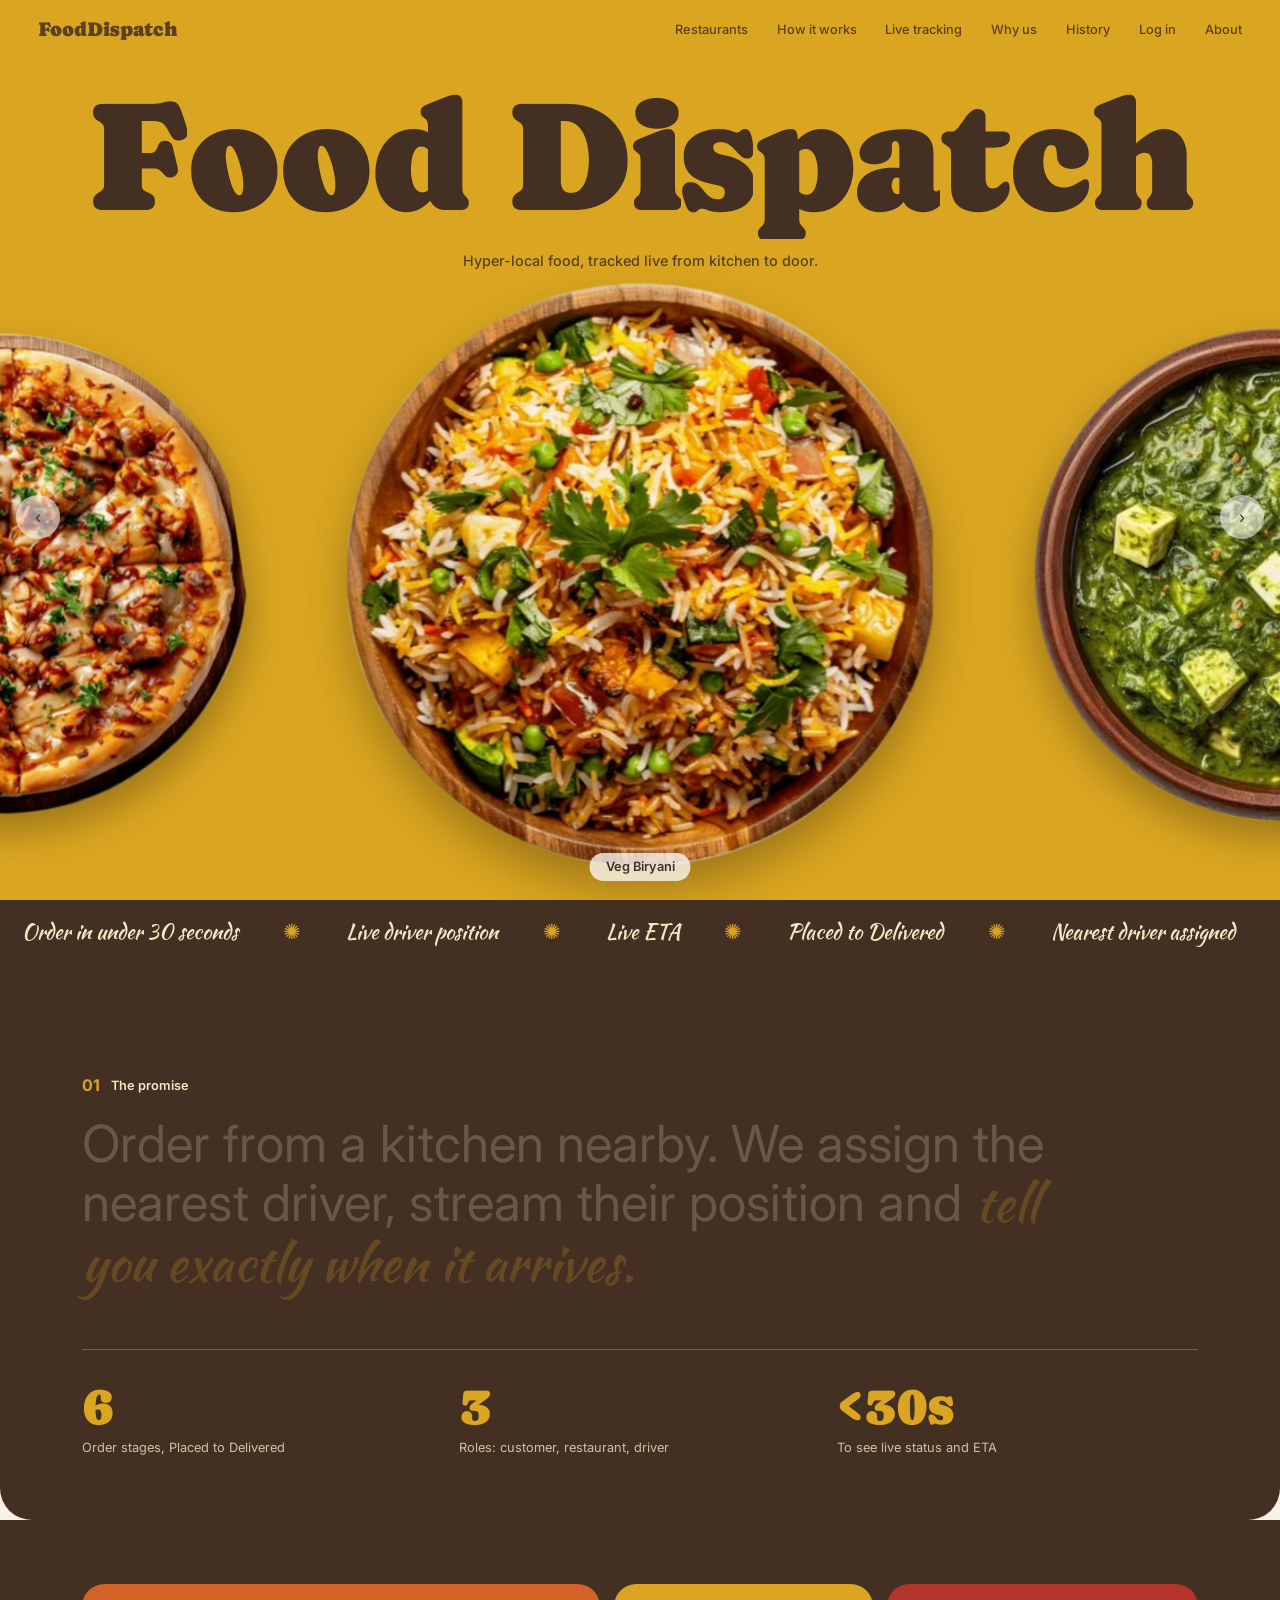
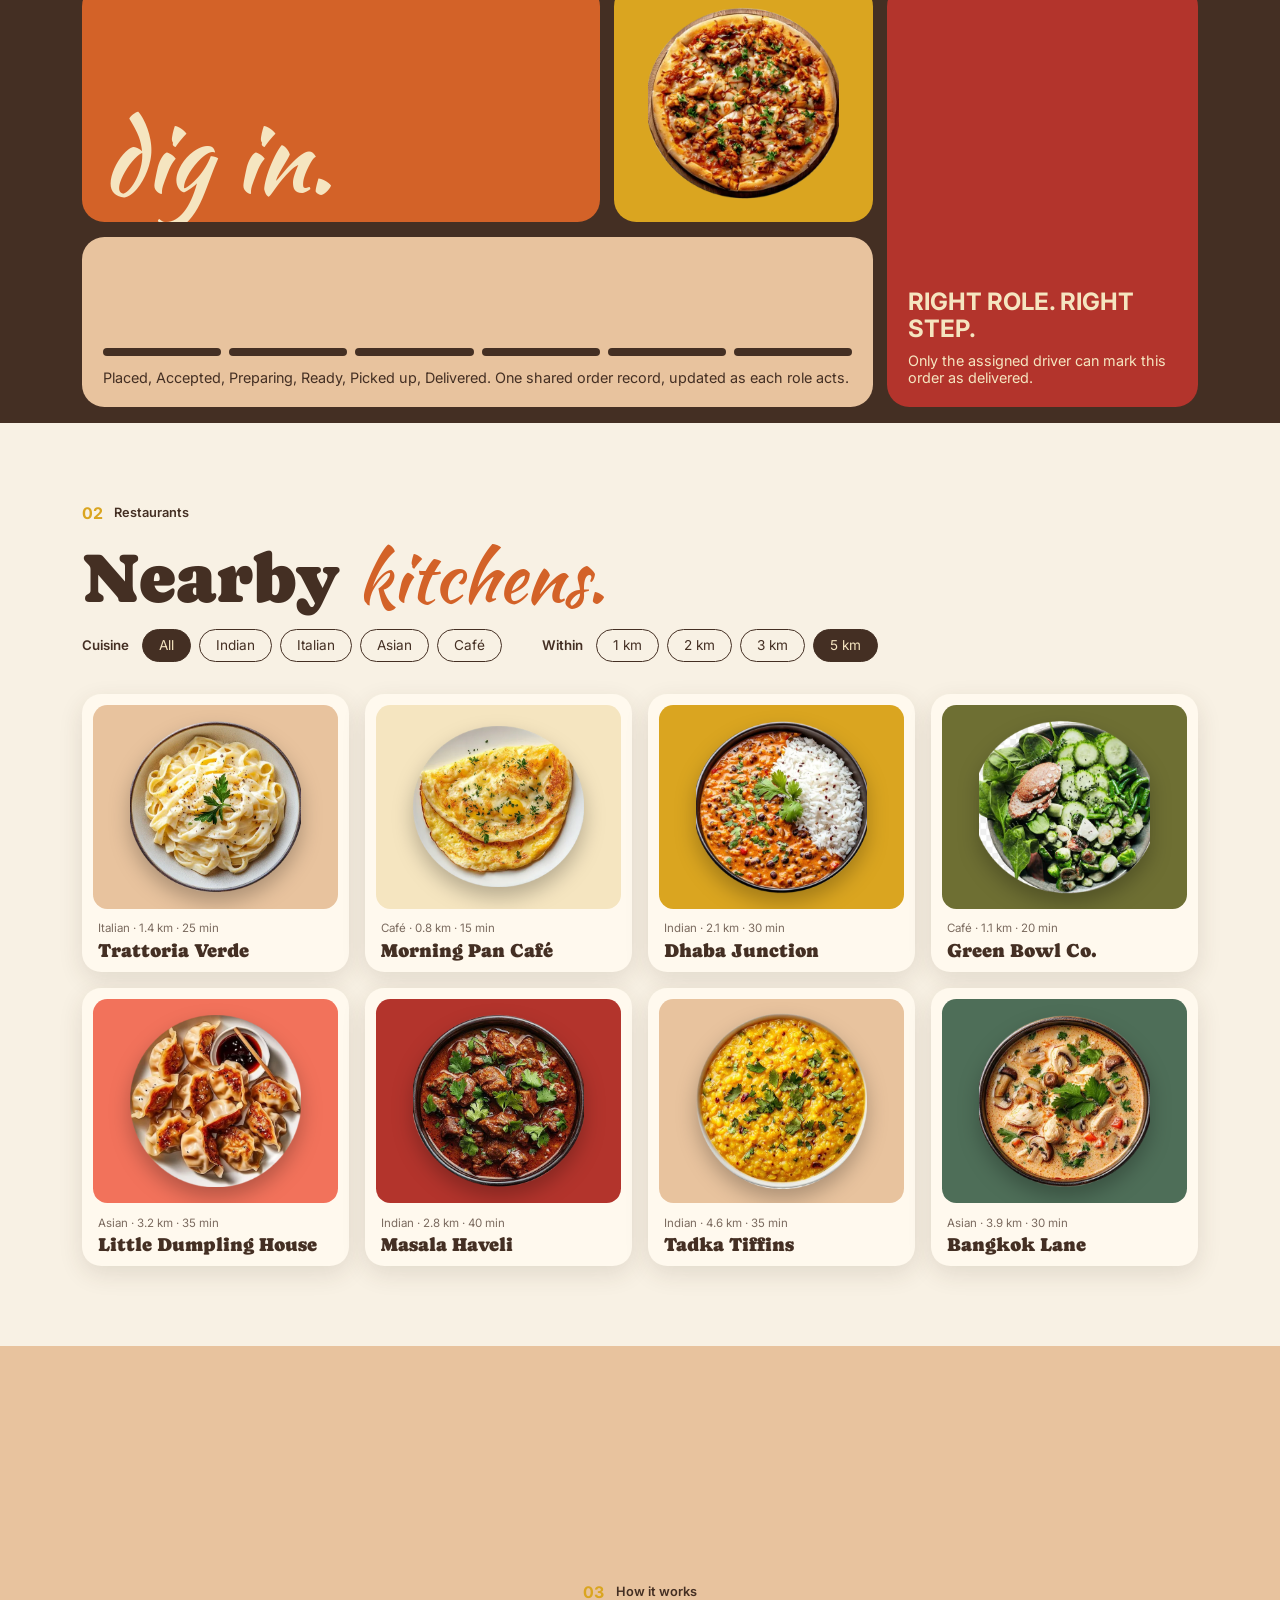
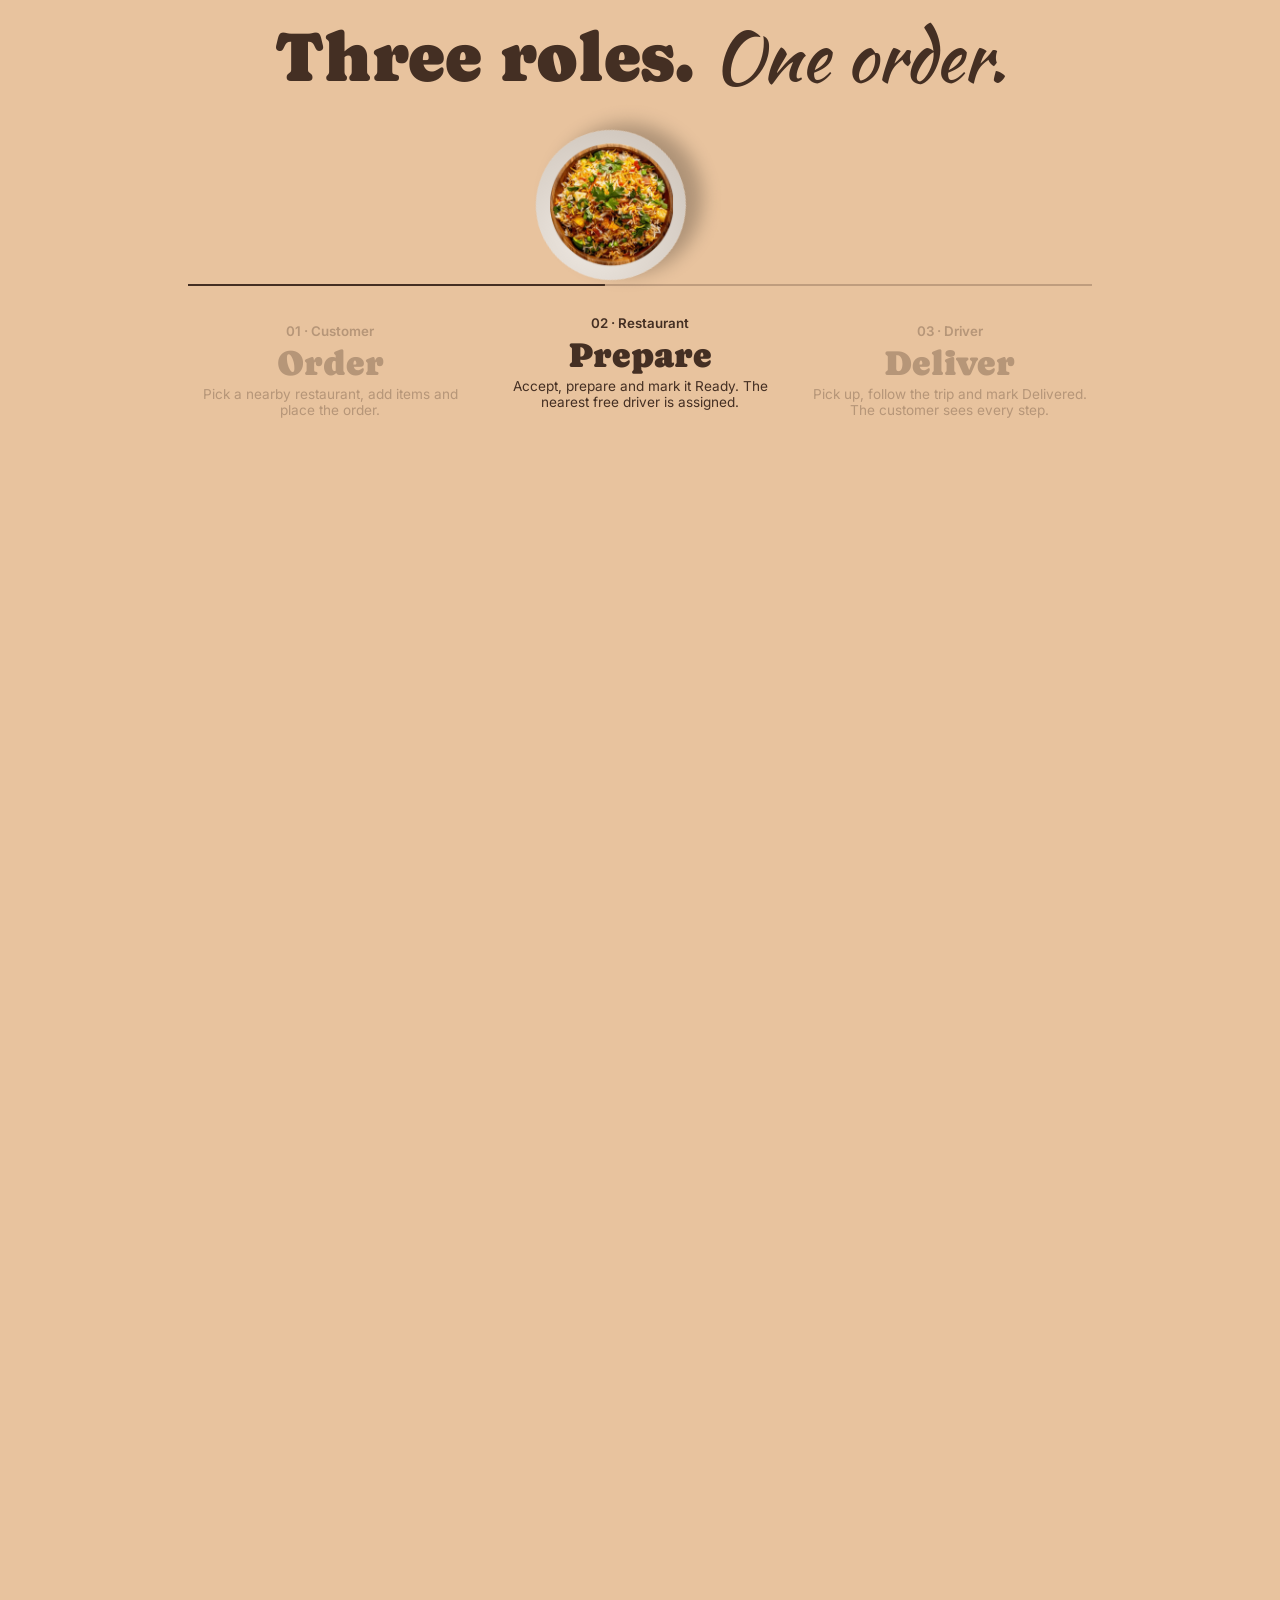
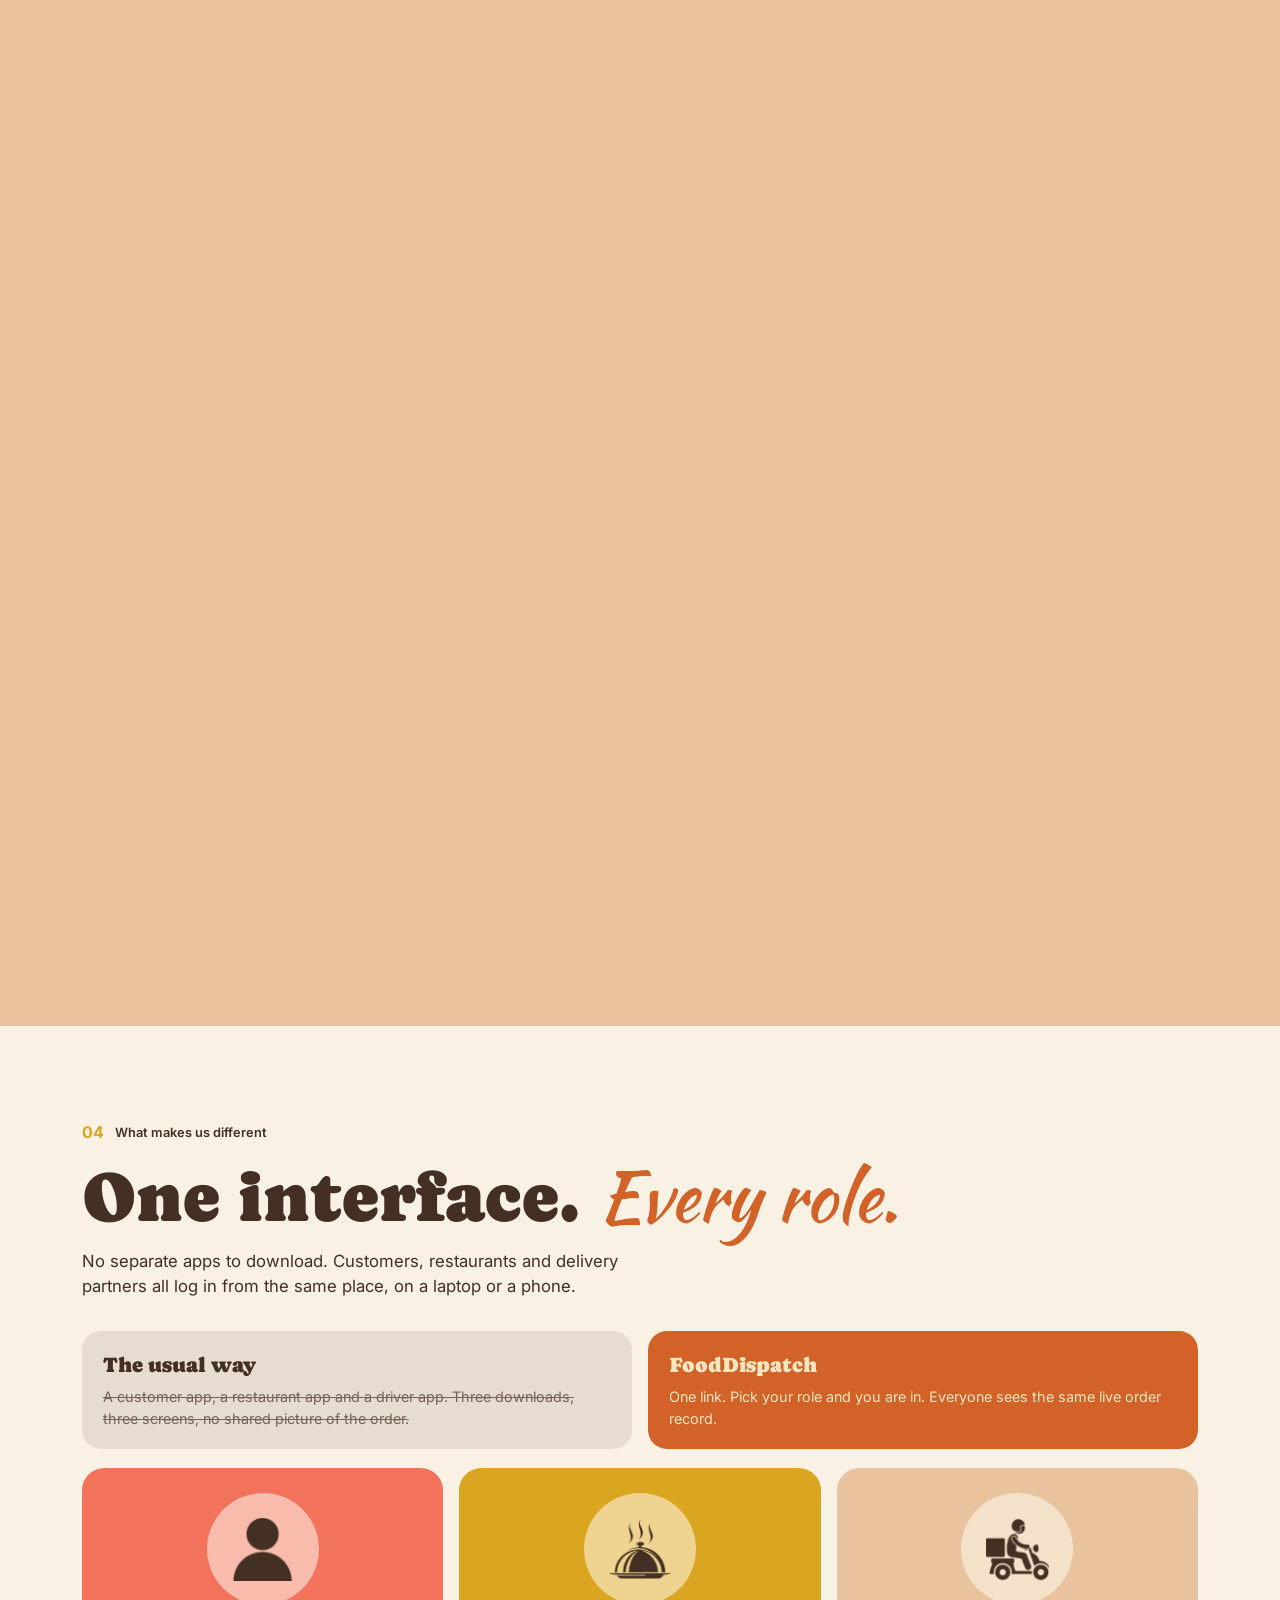
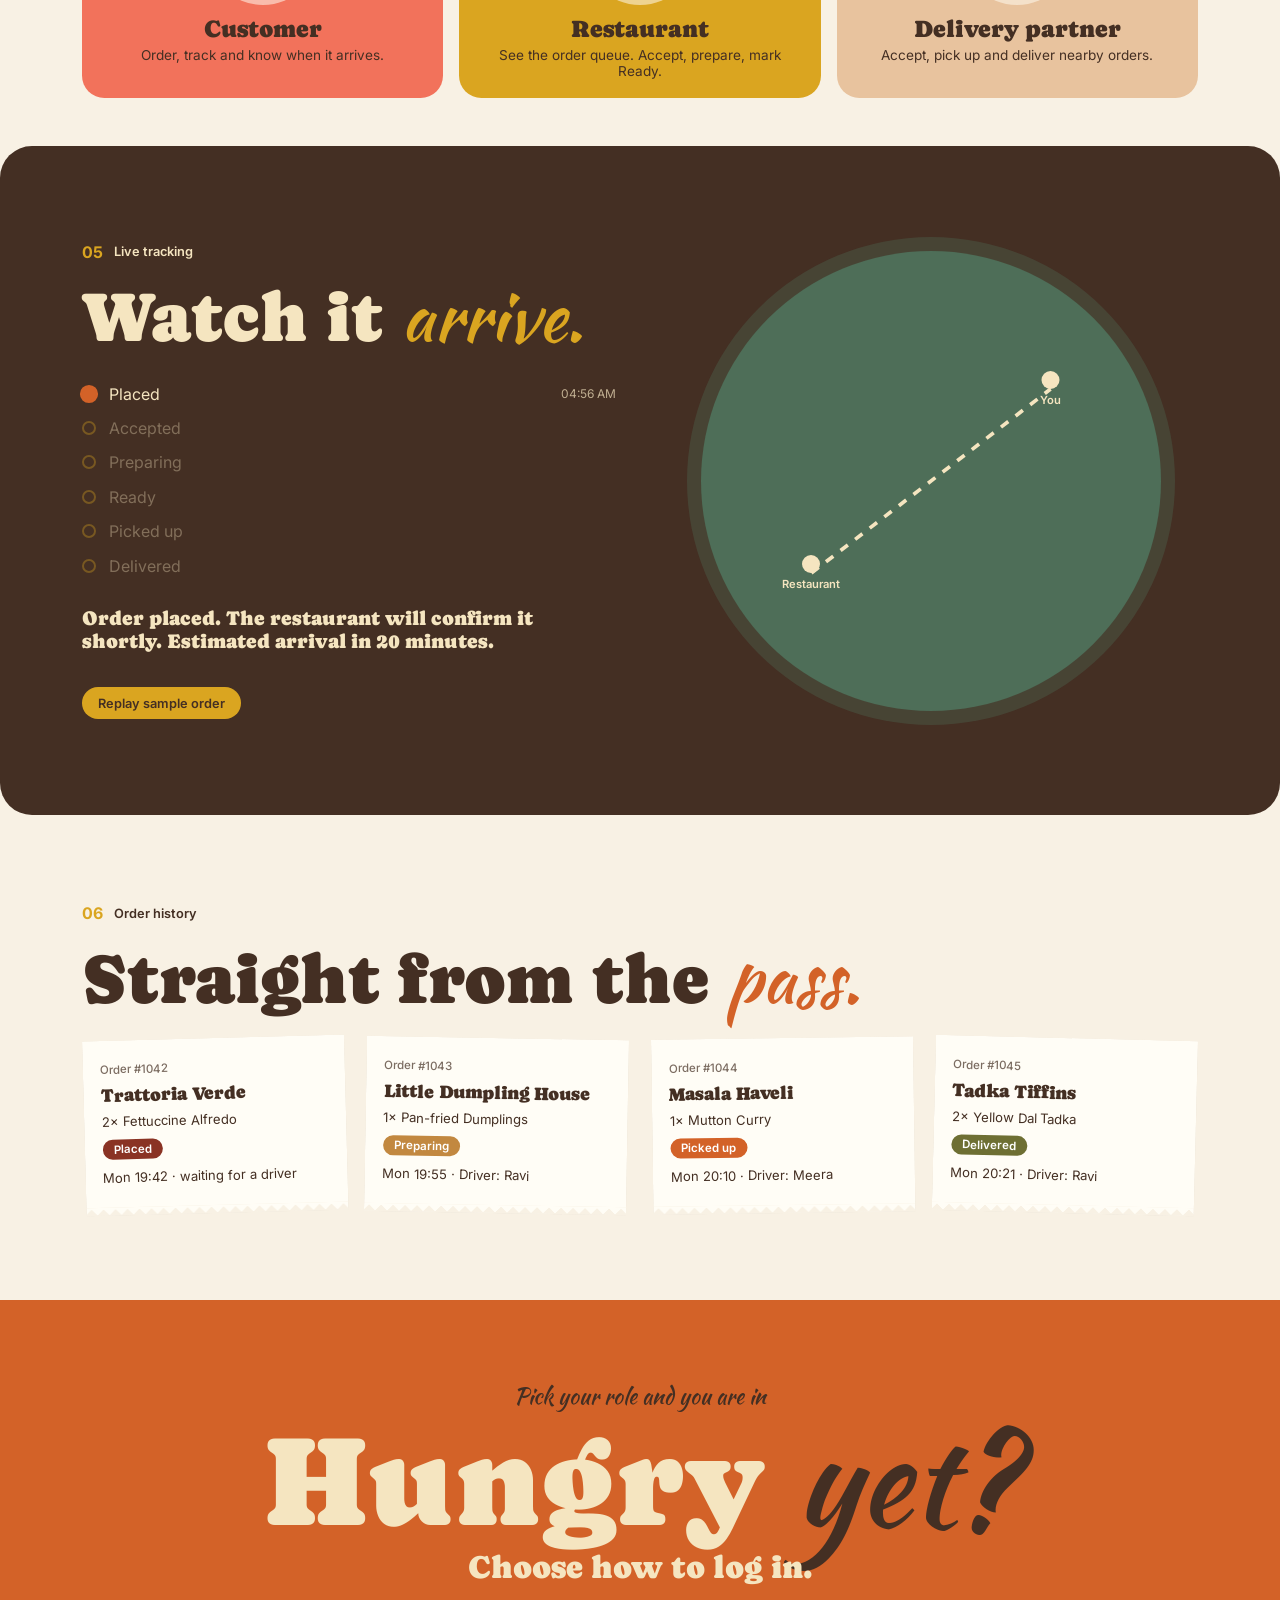
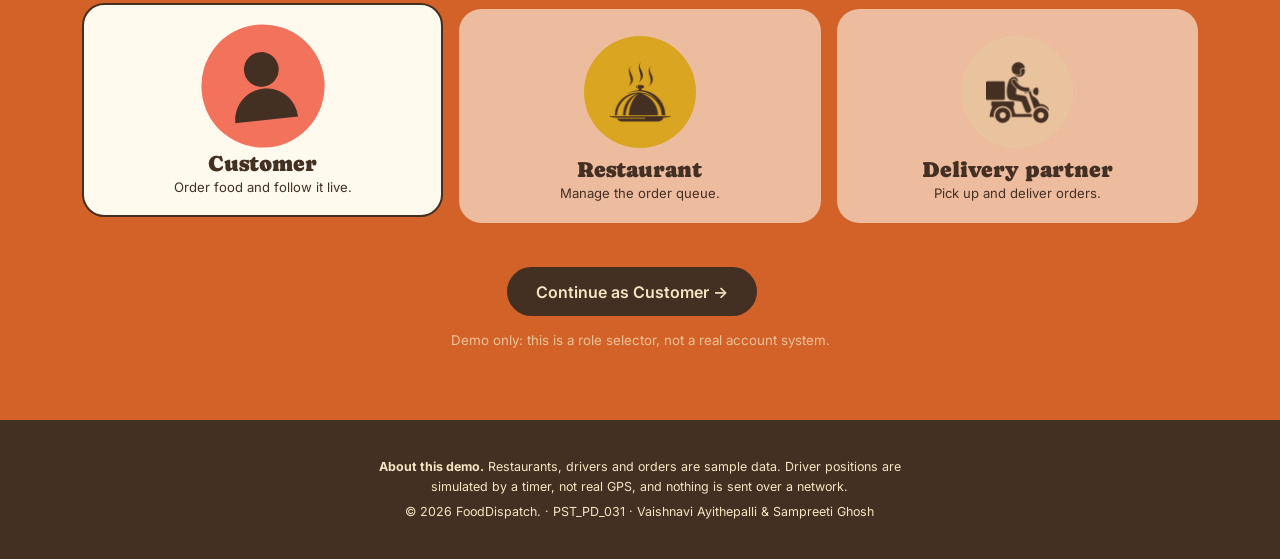
<file: index.html>
<!DOCTYPE html>
<html lang="en"><head><meta charset="utf-8">
<meta name="viewport" content="width=device-width, initial-scale=1, viewport-fit=cover">
<title>FoodDispatch. Live food order status and driver tracking</title>
<script>document.documentElement.classList.add('js')</script>
<link href="https://fonts.googleapis.com/css2?family=Caprasimo&family=Kaushan+Script&family=Inter:wght@400;500;600&display=swap" rel="stylesheet">
<link rel="stylesheet" href="css/landing.css">
</head><body>
<header class="hero" id="hero">
<nav aria-label="Main"><a class="logo" href="#hero">FoodDispatch</a><a href="#restaurants">Restaurants</a><a href="#how">How it works</a><a href="#track">Live tracking</a><a href="#one">Why us</a><a href="#history">History</a><a href="#login">Log in</a><a href="#about">About</a></nav>
<h1 class="brand" id="brand"><span class="w">Food</span> <span class="w">Dispatch</span></h1>
<p class="tag">Hyper-local food, tracked live from kitchen to door.</p>
<button class="arrow l" id="prev" aria-label="Previous dish">‹</button><button class="arrow r" id="next" aria-label="Next dish">›</button>
<div class="stage" id="stage"></div><div class="cap" id="cap" aria-live="polite"></div>
</header>
<div class="marq" aria-hidden="true"><div id="mq"></div></div>
<section class="promise"><div class="wrap">
<div class="eyebrow rv"><b>01</b> The promise</div>
<p class="big" id="big">Order from a kitchen nearby. We assign the nearest driver, stream their position and <span class="g">tell you exactly when it arrives.</span></p>
<div class="stats"><div class="rv"><b data-n="6">0</b><span>Order stages, Placed to Delivered</span></div><div class="rv" style="--d:1"><b data-n="3">0</b><span>Roles: customer, restaurant, driver</span></div><div class="rv" style="--d:2"><b data-n="30" data-pre="&lt;" data-suf="s">0</b><span>To see live status and ETA</span></div></div>
</div></section>
<section class="bento"><div class="wrap"><div class="bg">
<div class="tile t-a rv"><div class="s">dig in.</div></div>
<div class="tile t-b rv" style="--d:1"><img data-img="pizza" alt="Pizza"></div>
<div class="tile t-c rv" style="--d:2"><h3>Right role. Right step.</h3><p>Only the assigned driver can mark this order as delivered.</p></div>
<div class="tile t-d rv" style="--d:3" id="dots"><div class="dots"><i style="--i:0"></i><i style="--i:1"></i><i style="--i:2"></i><i style="--i:3"></i><i style="--i:4"></i><i style="--i:5"></i></div><p>Placed, Accepted, Preparing, Ready, Picked up, Delivered. One shared order record, updated as each role acts.</p></div>
</div></div></section>
<section class="menu" id="restaurants"><div class="wrap">
<div class="eyebrow rv"><b>02</b> Restaurants</div>
<h2 class="rv">Nearby <em>kitchens.</em></h2>
<div class="fl"><div class="chips" id="cu" role="group" aria-label="Filter by cuisine"><small>Cuisine</small></div><div class="chips" id="rd" role="group" aria-label="Delivery radius"><small>Within</small></div></div>
<div class="grid" id="grid" aria-live="polite"></div>
</div></section>
<section class="how" id="how" aria-label="How it works"><div class="pin"><div class="wrap">
<div class="eyebrow" style="justify-content:center"><b>03</b> How it works</div>
<h2>Three roles. <em>One order.</em></h2>
<div class="trk" id="trk"><div class="fill" id="fill"></div><div class="pl" id="pl"><img data-img="biryani" alt=""></div></div>
<div class="steps" id="steps"><div><small>01 · Customer</small><h3>Order</h3><p>Pick a nearby restaurant, add items and place the order.</p></div><div><small>02 · Restaurant</small><h3>Prepare</h3><p>Accept, prepare and mark it Ready. The nearest free driver is assigned.</p></div><div><small>03 · Driver</small><h3>Deliver</h3><p>Pick up, follow the trip and mark Delivered. The customer sees every step.</p></div></div>
</div></div></section>
<section class="one" id="one"><div class="wrap">
<div class="eyebrow rv"><b>04</b> What makes us different</div>
<h2 class="rv">One interface. <em>Every role.</em></h2>
<p class="lead rv">No separate apps to download. Customers, restaurants and delivery partners all log in from the same place, on a laptop or a phone.</p>
<div class="cmp"><div class="old rv"><b>The usual way</b><s>A customer app, a restaurant app and a driver app. Three downloads, three screens, no shared picture of the order.</s></div><div class="new rv" style="--d:1"><b>FoodDispatch</b>One link. Pick your role and you are in. Everyone sees the same live order record.</div></div>
<div class="roles"><div class="role rv" style="background:#F2725B"><div class="ic"><i class="cu" aria-hidden="true"></i></div><h3>Customer</h3><p>Order, track and know when it arrives.</p></div><div class="role rv" style="background:#DAA520;--d:1"><div class="ic"><i class="re" aria-hidden="true"></i></div><h3>Restaurant</h3><p>See the order queue. Accept, prepare, mark Ready.</p></div><div class="role rv" style="background:#E8C39E;--d:2"><div class="ic"><i class="de" aria-hidden="true"></i></div><h3>Delivery partner</h3><p>Accept, pick up and deliver nearby orders.</p></div></div>
</div></section>
<section class="track" id="track"><div class="wrap"><div class="tg">
<div><div class="eyebrow"><b>05</b> Live tracking</div><h2>Watch it <em>arrive.</em></h2>
<ol class="tl" id="tl"></ol><p class="eta" id="eta" role="status" aria-live="polite"></p><button class="btn alt" id="replay">Replay sample order</button></div>
<div class="map" aria-label="Simulated map with restaurant, driver and your address"><svg viewBox="0 0 100 100" aria-hidden="true"><line x1="24" y1="70" x2="76" y2="30" stroke="#F5E5C0" stroke-width=".8" stroke-dasharray="2 2"/></svg>
<div class="pin2" style="left:24%;top:70%"><i></i>Restaurant</div><div class="pin2" style="left:76%;top:30%"><i></i>You</div><div class="drv" id="drv" title="Driver"></div></div>
</div></div></section>
<section class="tickets" id="history"><div class="wrap">
<div class="eyebrow rv"><b>06</b> Order history</div>
<h2 class="rv">Straight from the <em>pass.</em></h2>
<div class="tk" id="tk"></div>
</div></section>
<section class="cta login" id="login"><div class="wrap">
<div class="script">Pick your role and you are in</div>
<h2>Hungry <em>yet?</em></h2>
<p class="sub">Choose how to log in.</p>
<form id="lf" onsubmit="return false">
<fieldset><legend>Log in as</legend>
      <label class="opt" style="--c:#F2725B"><input type="radio" name="role" value="Customer" checked><div class="ic"><i class="cu" aria-hidden="true"></i></div><h3>Customer</h3><p>Order food and follow it live.</p></label>
      <label class="opt" style="--c:#DAA520"><input type="radio" name="role" value="Restaurant"><div class="ic"><i class="re" aria-hidden="true"></i></div><h3>Restaurant</h3><p>Manage the order queue.</p></label>
      <label class="opt" style="--c:#E8C39E"><input type="radio" name="role" value="Delivery partner"><div class="ic"><i class="de" aria-hidden="true"></i></div><h3>Delivery partner</h3><p>Pick up and deliver orders.</p></label>
    </fieldset>
<div class="lgo"><button class="btn" id="go" type="submit">Continue as Customer →</button><p id="lm" role="status" aria-live="polite"></p></div>
</form>
<small>Demo only: this is a role selector, not a real account system.</small>
</div></section>
<footer id="about"><p><b>About this demo.</b> Restaurants, drivers and orders are sample data. Driver positions are simulated by a timer, not real GPS, and nothing is sent over a network.</p><p>© 2026 FoodDispatch. · PST_PD_031 · Vaishnavi Ayithepalli &amp; Sampreeti Ghosh</p></footer>

<div class="auth" id="auth" role="dialog" aria-modal="true" aria-labelledby="au-t" hidden>
<button class="au-back" id="au-back" type="button">← Back to home</button>
<div class="au-hill" aria-hidden="true"><svg viewBox="0 0 1440 320" preserveAspectRatio="none"><path fill="#6E6F33" d="M0 170C300 50 600 130 900 80S1300 50 1440 110V320H0Z"/><path fill="#4E6E58" d="M0 235C240 145 520 205 820 165S1260 135 1440 195V320H0Z"/></svg></div>
<img class="au-d egg" data-img="egg" alt=""><img class="au-d ly" data-img="lily-yellow" alt=""><img class="au-d vp" data-img="vada-pav" alt=""><img class="au-d wr" data-img="wrap" alt=""><img class="au-d cr" data-img="croissant" alt=""><img class="au-d lp" data-img="lily-pink" alt=""><img class="au-d sa" data-img="samosa" alt=""><img class="au-d cu2" data-img="cupcake" alt=""><img class="au-d ch" data-img="chicken-leg" alt=""><div class="au-wrap"><div class="au-logo">FoodDispatch</div>
<div class="au-card">
<div id="au-form"><h2 id="au-t">Welcome <em>back.</em></h2><p class="au-sub">Log in or create an account to order.</p>
<fieldset class="au-roles"><legend>I am a</legend><label class="rc" style="--c:#F2725B"><input type="radio" name="au-role" value="Customer" checked><span class="ic"><i class="cu" aria-hidden="true"></i></span>Customer</label><label class="rc" style="--c:#DAA520"><input type="radio" name="au-role" value="Restaurant"><span class="ic"><i class="re" aria-hidden="true"></i></span>Restaurant</label><label class="rc" style="--c:#E8C39E"><input type="radio" name="au-role" value="Delivery partner"><span class="ic"><i class="de" aria-hidden="true"></i></span>Delivery partner</label></fieldset>
<div class="au-tabs" role="tablist" aria-label="Log in or sign up"><button type="button" role="tab" id="tb-in" aria-selected="true" aria-controls="f-in">Log in</button><button type="button" role="tab" id="tb-up" aria-selected="false" aria-controls="f-up" tabindex="-1">Sign up</button></div>
<form class="au-f" id="f-in" role="tabpanel" aria-labelledby="tb-in" novalidate><label for="li-email">Email</label><input id="li-email" type="email" autocomplete="email" aria-describedby="li-email-e"><span class="err" id="li-email-e"></span><label for="li-pw">Password</label><div class="pw"><input id="li-pw" type="password" autocomplete="current-password" aria-describedby="li-pw-e"><button type="button" data-show="li-pw" aria-label="Show password">Show</button></div><span class="err" id="li-pw-e"></span><button class="au-go" type="submit">Log in</button><button class="au-link" type="button" id="forgot">Forgot password?</button></form>
<form class="au-f" id="f-up" role="tabpanel" aria-labelledby="tb-up" hidden novalidate><label for="su-name">Full name</label><input id="su-name" type="text" autocomplete="name" aria-describedby="su-name-e"><span class="err" id="su-name-e"></span><label for="su-email">Email</label><input id="su-email" type="email" autocomplete="email" aria-describedby="su-email-e"><span class="err" id="su-email-e"></span><label for="su-pw">Password (6+ characters)</label><div class="pw"><input id="su-pw" type="password" autocomplete="new-password" aria-describedby="su-pw-e"><button type="button" data-show="su-pw" aria-label="Show password">Show</button></div><span class="err" id="su-pw-e"></span><label for="su-pw2">Confirm password</label><div class="pw"><input id="su-pw2" type="password" autocomplete="new-password" aria-describedby="su-pw2-e"><button type="button" data-show="su-pw2" aria-label="Show password">Show</button></div><span class="err" id="su-pw2-e"></span><label class="chk"><input type="checkbox" id="su-ok" aria-describedby="su-ok-e">I understand this is a demo and my details are not sent anywhere.</label><span class="err" id="su-ok-e"></span><button class="au-go" type="submit">Create account</button></form>
<p class="au-msg" id="au-msg" role="status" aria-live="polite"></p>
<p class="au-note">Demo only. Any valid email and a 6+ character password will work. Passwords are never stored.</p></div>
<div id="au-done" hidden><div class="ic" id="dn-ic"><i aria-hidden="true"></i></div><h2 id="dn-t" tabindex="-1">You’re <em>in.</em></h2><p id="dn-p"></p><div class="au-row"><button class="au-go" type="button" id="dn-open">Open my page</button><button class="au-go alt" type="button" id="dn-home">Back to home</button><button class="au-go alt" type="button" id="dn-out">Log out</button></div></div>
</div></div></div>
<script src="js/session.js"></script><script src="js/shared-orders.js"></script>
<script src="js/landing-images.js"></script>
<script src="js/landing.js"></script></body></html>
</file>
<file: css/landing.css>
:root{color-scheme:light dark;--sand:#E8C39E;--gold:#DAA520;--rust:#D36228;--brick:#B3342C;--cocoa:#442F23;--cream:#F5E5C0;--paper:#F8F1E4;--text:#442F23;--card:#fff9ee;--e:cubic-bezier(.22,1,.36,1);
--display:'Caprasimo','Cooper Black',Georgia,serif;--script:'Kaushan Script','Brush Script MT',cursive;--sans:'Inter',system-ui,sans-serif;
box-sizing:border-box;padding-top:env(safe-area-inset-top,0px);padding-bottom:env(safe-area-inset-bottom,0px)}
@media (prefers-color-scheme:dark){:root:not([data-theme="light"]){--paper:#2a1d15;--text:#F5E5C0;--card:#38271c}}
:root[data-theme="dark"]{--paper:#2a1d15;--text:#F5E5C0;--card:#38271c}
html{scroll-padding-top:env(safe-area-inset-top,0px);scroll-behavior:smooth}
*,*::before,*::after{box-sizing:inherit}
body{margin:0;font-family:var(--sans);background:var(--paper);color:var(--text);overflow-x:clip}
img{max-width:100%}a,button{font:inherit;color:inherit}
:focus-visible{outline:3px solid var(--rust);outline-offset:3px}
/* reveal */
.js .rv{opacity:0;transform:translate3d(0,32px,0);transition:opacity 1s var(--e),transform 1s var(--e);transition-delay:calc(var(--d,0)*80ms)}
.js .rv.on{opacity:1;transform:none}
/* hero */
.hero{position:relative;min-height:100vh;min-height:100svh;overflow:hidden;background:var(--sand);color:var(--cocoa);transition:background-color 1s var(--e),color 1s var(--e)}
nav{position:relative;z-index:5;display:flex;align-items:center;gap:1.8rem;padding:1.1rem clamp(1rem,3vw,2.5rem)}
nav .logo{font-family:var(--display);font-size:1.25rem;text-decoration:none;margin-right:auto}
nav a{text-decoration:none;font-size:.8rem;font-weight:500;opacity:.85;transition:opacity .3s}nav a:hover{opacity:1}
.cart{min-width:42px;height:42px;border-radius:99px;border:0;background:rgba(255,255,255,.55);cursor:pointer;font-weight:600;font-size:.85rem;color:#442F23;transition:transform .3s var(--e)}
.cart.bump{transform:scale(1.25)}
.brand{font-family:var(--display);font-weight:400;line-height:.9;margin:0;text-align:center;font-size:12.3vw;letter-spacing:-.02em;position:relative;z-index:1;padding-top:3vh;will-change:transform}
.brand .w{display:inline-block;white-space:nowrap}
.brand .c{display:inline-block;overflow:hidden;vertical-align:top;padding-bottom:.08em}
.brand .c i{display:inline-block;font-style:normal;transform:translateY(105%);transition:transform 1.1s var(--e);transition-delay:calc(var(--i)*45ms)}
.in .brand .c i{transform:none}
.tag{text-align:center;font-size:.9rem;font-weight:500;margin:.8rem 0 0;position:relative;z-index:3;opacity:0;transition:opacity 1s .7s}.in .tag{opacity:.85}
.stage{position:relative;height:0;z-index:2;margin-top:.6rem;transform:translateY(140px);opacity:0;transition:transform 1.4s var(--e) .25s,opacity 1s .25s}
.in .stage{transform:none;opacity:1}
.stage img{position:absolute;top:0;left:50%;width:46vw;max-width:780px;min-width:240px;aspect-ratio:1;object-fit:contain;transition:transform 1.1s var(--e),opacity .9s var(--e);filter:drop-shadow(0 22px 22px rgba(0,0,0,.28));will-change:transform}
.arrow{position:absolute;top:55%;z-index:6;width:44px;height:44px;border-radius:50%;border:0;background:rgba(255,255,255,.55);cursor:pointer;color:#442F23;transition:transform .3s var(--e)}
.arrow:hover{transform:scale(1.12)}.arrow.l{left:1rem}.arrow.r{right:1rem}
.cap{position:absolute;z-index:6;left:50%;transform:translateX(-50%);bottom:1.2rem;background:rgba(255,255,255,.75);color:#442F23;padding:.4rem 1rem;border-radius:99px;font-size:.8rem;font-weight:600;white-space:nowrap}
/* marquee */
.marq{background:var(--cocoa);color:var(--cream);overflow:hidden;white-space:nowrap;padding:1rem 0;font-family:var(--script);font-size:1.3rem}
.marq div{display:inline-block;animation:mq 40s linear infinite}.marq:hover div{animation-play-state:paused}
.marq span{margin:0 1.4rem}.marq i{color:var(--gold);font-style:normal}
@keyframes mq{to{transform:translate3d(-50%,0,0)}}
.wrap{max-width:1180px;margin:0 auto;padding:0 clamp(1rem,4vw,2rem)}
.eyebrow{font-size:.8rem;font-weight:600;display:flex;gap:.7rem;align-items:center;margin-bottom:1.2rem}
.eyebrow b{color:var(--gold);font-size:1rem}
h2{font-family:var(--display);font-weight:400;font-size:clamp(2.2rem,6vw,4.4rem);line-height:1;margin:0 0 1rem}
h2 em{font-family:var(--script);font-style:normal;color:var(--rust)}
/* promise */
.promise{background:var(--cocoa);color:var(--cream);padding:7rem 0 4rem;border-radius:0 0 2rem 2rem}
.big{font-size:clamp(1.7rem,4.2vw,3.2rem);line-height:1.15;max-width:19em;margin:0 0 3.5rem}
.big .wd{opacity:.22;transition:opacity .25s linear}.big .g{font-family:var(--script);color:var(--gold)}
.stats{display:grid;grid-template-columns:repeat(3,1fr);gap:1rem;border-top:1px solid rgba(245,229,192,.25);padding-top:1.5rem}
.stats b{font-family:var(--display);font-weight:400;font-size:clamp(2rem,5vw,3.4rem);color:var(--gold);display:block}
.stats span{font-size:.8rem;opacity:.8}
/* bento */
.bento{padding:4rem 0 1rem;background:var(--cocoa)}
.bg{display:grid;grid-template-columns:2fr 1fr 1.2fr;grid-auto-rows:minmax(170px,auto);gap:.9rem}
.tile{border-radius:1.4rem;padding:1.3rem;position:relative;overflow:hidden;display:flex;flex-direction:column;justify-content:flex-end}
.t-a{background:var(--rust);color:var(--cream);grid-row:span 1;min-height:200px}.t-a .s{font-family:var(--script);font-size:clamp(3rem,8vw,6rem);line-height:.9}
.t-b{background:var(--gold);align-items:center;justify-content:center}.t-b img{width:88%;transition:transform 1.2s var(--e)}.t-b:hover img{transform:rotate(40deg) scale(1.06)}
.t-c{background:var(--brick);color:var(--cream);grid-row:span 2}.t-c h3{font-size:clamp(1.1rem,2vw,1.5rem);text-transform:uppercase;line-height:1.1;margin:0 0 .6rem}
.t-d{background:var(--sand);color:var(--cocoa);grid-column:span 2}.t-d .dots{display:flex;gap:.5rem;margin-bottom:.8rem}.t-d .dots i{flex:1;height:8px;border-radius:9px;background:rgba(68,47,35,.2);transform-origin:left;transform:scaleX(0);transition:transform .8s var(--e);transition-delay:calc(var(--i)*120ms + .3s)}
.t-d.on .dots i{transform:none;background:var(--cocoa)}
.t-d p,.t-c p{margin:0;font-size:.9rem}
/* restaurants */
.menu{padding:5rem 0}
.fl{display:flex;gap:1.5rem 2.5rem;flex-wrap:wrap;margin:1rem 0 2rem}
.chips{display:flex;gap:.5rem;flex-wrap:wrap;align-items:center}.chips small{font-weight:600;margin-right:.3rem}
.chips button{border:1px solid currentColor;background:none;border-radius:99px;padding:.45rem 1rem;cursor:pointer;font-size:.85rem;transition:background-color .3s,color .3s}
.chips button[aria-pressed=true]{background:var(--cocoa);color:var(--cream);border-color:var(--cocoa)}
@media (prefers-color-scheme:dark){:root:not([data-theme="light"]) .chips button[aria-pressed=true]{background:var(--cream);color:var(--cocoa)}}
.grid{display:grid;grid-template-columns:repeat(auto-fill,minmax(235px,1fr));gap:1rem}
.empty{grid-column:1/-1;padding:2rem;text-align:center;font-family:var(--display);font-size:1.4rem}
.card{background:var(--card);border-radius:1.2rem;padding:.7rem;box-shadow:0 8px 24px rgba(68,47,35,.12);transition:transform .6s var(--e),box-shadow .6s var(--e)}
.card:hover{transform:translateY(-6px)!important;box-shadow:0 16px 32px rgba(68,47,35,.2)}
.card .t{border-radius:.9rem;aspect-ratio:1.2;display:grid;place-items:center;overflow:hidden}
.card .t img{width:70%;filter:drop-shadow(0 10px 10px rgba(0,0,0,.25));transition:transform 1s var(--e)}.card:hover .t img{transform:scale(1.08) rotate(8deg)}
.card small{display:block;margin:.8rem .3rem .2rem;opacity:.7;font-size:.72rem}
.card h3{margin:0 .3rem;font-family:var(--display);font-weight:400;font-size:1.2rem}
.card .row{display:flex;justify-content:space-between;align-items:center;margin:.8rem .3rem .3rem;font-size:.75rem}
.btn{border:0;border-radius:99px;background:var(--cocoa);color:var(--cream);padding:.55rem 1rem;cursor:pointer;font-size:.8rem;font-weight:600;text-decoration:none;display:inline-block;transition:transform .3s var(--e)}.btn:hover{transform:scale(1.05)}
@media (prefers-color-scheme:dark){:root:not([data-theme="light"]) .card .btn{background:var(--gold);color:var(--cocoa)}}
/* how: pinned */
.how{height:320vh;background:var(--sand);color:var(--cocoa);position:relative}
.pin{position:sticky;top:0;height:100vh;height:100svh;display:flex;flex-direction:column;justify-content:center;text-align:center;overflow:hidden}
.how h2 em{color:var(--cocoa)}
.trk{position:relative;height:170px;margin:1.5rem 0 0}
.trk::before,.fill{content:"";position:absolute;left:0;right:0;bottom:0;height:2px;background:rgba(68,47,35,.25)}
.fill{background:var(--cocoa);right:auto;width:100%;transform-origin:left;transform:scaleX(0)}
.pl{position:absolute;bottom:6px;left:0;width:150px;aspect-ratio:1;border-radius:50%;background:radial-gradient(circle at 35% 30%,#efe9e2,#c9bfb5);box-shadow:0 18px 18px rgba(0,0,0,.25);will-change:transform}
.pl img{position:absolute;inset:9%;width:82%;opacity:0;transform:scale(.6);will-change:transform,opacity}
.steps{display:grid;grid-template-columns:repeat(3,1fr);gap:1.5rem;padding-top:1.6rem}
.steps>div{opacity:.3;transition:opacity .6s var(--e),transform .6s var(--e);transform:translateY(8px)}.steps>div.on{opacity:1;transform:none}
.steps h3{font-family:var(--display);font-weight:400;font-size:clamp(1.4rem,3.4vw,2.2rem);margin:.2rem 0}
.steps p{font-size:.85rem;margin:0 auto;max-width:21em}.steps small{font-weight:600}
/* tracker */
.track{background:var(--cocoa);color:var(--cream);padding:6rem 0;border-radius:2rem}
.tg{display:grid;grid-template-columns:1fr 1fr;gap:3rem;align-items:center}
.track h2 em{color:var(--gold)}
ol.tl{list-style:none;margin:1.5rem 0;padding:0}
ol.tl li{display:flex;gap:.8rem;align-items:center;padding:.45rem 0;opacity:.35;transition:opacity .6s var(--e)}
ol.tl li i{width:14px;height:14px;border-radius:50%;border:2px solid var(--gold);transition:background-color .5s,transform .5s var(--e)}
ol.tl li.done,ol.tl li.cur{opacity:1}ol.tl li.done i{background:var(--gold)}ol.tl li.cur i{background:var(--rust);border-color:var(--rust);transform:scale(1.3)}
ol.tl em{margin-left:auto;font-style:normal;font-size:.75rem;opacity:.7}
.eta{font-family:var(--display);font-size:1.25rem;min-height:3.2em;margin:0 0 1rem}
.map{position:relative;aspect-ratio:1;max-width:460px;width:100%;margin:0 auto;border-radius:50%;background:#4E6E58;box-shadow:0 0 0 14px rgba(78,110,88,.35)}
.map svg{position:absolute;inset:0;width:100%;height:100%}
.pin2{position:absolute;transform:translate(-50%,-50%);font-size:.7rem;font-weight:600;text-align:center}
.pin2 i{display:block;width:18px;height:18px;border-radius:50%;background:var(--cream);margin:0 auto 4px}
.drv{position:absolute;width:26px;height:26px;border-radius:50%;background:var(--rust);border:3px solid var(--cream);transform:translate(-50%,-50%);left:24%;top:70%;transition:left .35s linear,top .35s linear,opacity .6s;opacity:0}
.drv.on{opacity:1}
.btn.alt{background:var(--gold);color:var(--cocoa)}
/* tickets */
.tickets{padding:5.5rem 0}
.tk{display:grid;grid-template-columns:repeat(auto-fit,minmax(230px,1fr));gap:1.4rem;padding-top:.5rem}
.t1{position:relative;background:#fffdf6;color:#442F23;padding:1.4rem 1.1rem 1.9rem;box-shadow:0 8px 20px rgba(68,47,35,.18);font-size:.82rem;transform-origin:top center;
-webkit-mask:linear-gradient(#000 0 0) top/100% calc(100% - 8px) no-repeat,conic-gradient(from -45deg at bottom,#0000,#000 1deg 89deg,#0000 90deg) bottom/12px 8px repeat-x}
.js .t1.rv{transform:translate3d(0,-70px,0) rotate(calc(var(--r)*-4));transition:opacity .7s,transform 1.4s cubic-bezier(.3,1.5,.5,1);transition-delay:calc(var(--d)*140ms)}
.js .t1.rv.on{transform:rotate(var(--r))}
.t1 b{display:block;font-size:.72rem;opacity:.7;font-weight:500}.t1 h3{font-family:var(--display);font-weight:400;font-size:1.15rem;margin:.5rem 0}
.st{display:inline-block;border-radius:99px;padding:.2rem .7rem;font-size:.72rem;font-weight:600;color:#fff}.t1 p{margin:.6rem 0 0}
/* cta */
.cta{background:var(--rust);color:var(--cream);text-align:center;padding:5rem 1rem 4.5rem;position:relative;overflow:hidden;margin-top:-1px}
.cta h2{font-size:clamp(3rem,13vw,10rem);margin:.2rem 0}.cta h2 em{color:var(--cocoa)}
.cta .script{font-family:var(--script);font-size:1.4rem;color:#442F23}
.cta img{position:absolute;width:min(22vw,260px);bottom:-3vw;filter:drop-shadow(0 16px 14px rgba(0,0,0,.3));transition:transform 1.6s var(--e),opacity 1s}
.js .cta .a{transform:translateX(-60%) rotate(-40deg);opacity:0}.js .cta .b{transform:translateX(60%) rotate(40deg);opacity:0}
.cta.on .a,.cta.on .b{transform:none;opacity:1}.cta .a{left:3vw}.cta .b{right:3vw}
.cta .btn{background:var(--cocoa);margin-top:1rem;padding:.9rem 1.8rem;font-size:1rem;position:relative;z-index:2}
footer{background:var(--cocoa);color:var(--cream);padding:2rem 1rem;text-align:center;font-size:.78rem;line-height:1.6}
footer p{max-width:46em;margin:.3rem auto}

/* one interface + login */
.one{padding:6rem 0 3rem}.one p.lead{max-width:36em;font-size:1.05rem;line-height:1.5;margin:0 0 2rem}
.cmp{display:grid;grid-template-columns:1fr 1fr;gap:1rem;margin-bottom:1.2rem}
.cmp>div{border-radius:1.2rem;padding:1.2rem 1.3rem;font-size:.9rem;line-height:1.5}
.cmp .old{background:rgba(68,47,35,.1)}.cmp .new{background:var(--rust);color:var(--cream)}
.cmp b{display:block;font-family:var(--display);font-weight:400;font-size:1.3rem;margin-bottom:.3rem}
.cmp s{opacity:.7}
.roles{display:grid;grid-template-columns:repeat(3,1fr);gap:1rem}
.role{border-radius:1.4rem;padding:1.2rem;text-align:center;color:#442F23}
.ic{width:112px;aspect-ratio:1;border-radius:50%;background:rgba(255,249,238,.55);display:grid;place-items:center;margin:.4rem auto 0;transition:transform .9s var(--e)}.ic img{width:56%}.role:hover .ic,.opt:has(input:checked) .ic{transform:scale(1.1) rotate(-6deg)}
.role h3{font-family:var(--display);font-weight:400;font-size:1.5rem;margin:.6rem 0 .3rem}.role p{margin:0;font-size:.85rem}
.login{background:var(--sand);color:var(--cocoa);padding:6rem 0;border-radius:2rem}
.login h2 em{color:var(--cocoa)}.login fieldset{border:0;padding:0;margin:1.5rem 0 0;display:grid;grid-template-columns:repeat(3,1fr);gap:1rem}
.login legend{position:absolute;left:-9999px}
.opt{position:relative;cursor:pointer;background:rgba(255,249,238,.6);border:2px solid transparent;border-radius:1.4rem;padding:1.2rem;text-align:center;transition:transform .6s var(--e),background-color .4s,border-color .4s}
.opt:hover{transform:translateY(-4px)}.opt input{position:absolute;opacity:0;inset:0;cursor:pointer}
.opt:has(input:checked){background:#fff9ee;border-color:var(--cocoa);transform:translateY(-6px)}
.opt:has(input:focus-visible){outline:3px solid var(--rust);outline-offset:3px}
.opt .ic{background:var(--c)}.opt h3{font-family:var(--display);font-weight:400;font-size:1.4rem;margin:.5rem 0 .2rem}.opt p{margin:0;font-size:.82rem}
.lgo{display:flex;gap:1rem;align-items:center;flex-wrap:wrap;margin-top:1.8rem}.lgo p{margin:0;font-weight:500;min-height:1.5em}
.login .btn{padding:.9rem 1.8rem;font-size:1rem}.login small{display:block;margin-top:1rem;opacity:.75}
@media (max-width:760px){.cmp,.roles,.login fieldset{grid-template-columns:1fr}.ic{width:88px}}
@media (max-width:760px){nav a{display:none}.brand{font-size:21vw;line-height:.85}.brand .w{display:block}.stats,.steps{grid-template-columns:1fr}.steps p{font-size:.78rem}.stage img{width:80vw}.cta img{display:none}.tg,.bg{grid-template-columns:1fr}.t-c,.t-d{grid-row:auto;grid-column:auto}.pl{width:100px}.trk{height:120px}.steps>div:not(.on){display:none}}
@media (prefers-reduced-motion:reduce){*{transition:none!important;animation:none!important}.js .rv,.js .t1.rv{opacity:1;transform:none}.big .wd{opacity:1}}

/* role icons, built in (no image files needed) */
.ic i{display:block;width:56%;aspect-ratio:1;background:center/contain no-repeat}
.ic i.cu{background-image:url([data-uri])}
.ic i.re{background-image:url([data-uri])}
.ic i.de{background-image:url([data-uri])}

/* final section: Hungry yet? + log in */
.cta.login{background:var(--rust);color:var(--cream);padding:5rem 0 4.5rem;border-radius:0;text-align:center}
.cta.login h2{font-size:clamp(3rem,11vw,8rem);margin:.2rem 0}.cta.login h2 em{color:var(--cocoa)}
.cta.login .sub{font-family:var(--display);font-size:clamp(1.3rem,3vw,2rem);margin:0 0 .5rem}
.cta.login .lgo{justify-content:center}.cta.login .opt{color:var(--cocoa)}
.cta.login .btn{background:var(--cocoa);color:var(--cream)}

/* ===== Log in / Sign up view (demo) ===== */
.auth{position:fixed;inset:0;z-index:100;background:#F8F1E4;color:#442F23;overflow:auto;display:block}
.auth[hidden]{display:none}
.au-back{position:absolute;top:calc(1rem + env(safe-area-inset-top,0px));left:clamp(1rem,3vw,2rem);z-index:5;border:0;background:rgba(68,47,35,.08);border-radius:99px;padding:.6rem 1.1rem;cursor:pointer;font-weight:600;font-size:.85rem;color:#442F23;transition:background-color .3s}
.au-back:hover{background:rgba(68,47,35,.16)}
.au-hill{position:fixed;left:0;right:0;bottom:0;height:34vh;pointer-events:none}.au-hill svg{width:100%;height:100%;display:block}
.au-d{position:fixed;z-index:1;pointer-events:none;filter:drop-shadow(0 14px 14px rgba(0,0,0,.28));animation:aufl 7s ease-in-out infinite}
@keyframes aufl{50%{transform:translateY(-12px) rotate(var(--r))}0%,100%{transform:translateY(0) rotate(var(--r))}}
.au-wrap{position:relative;z-index:3;min-height:100%;display:flex;flex-direction:column;align-items:center;justify-content:center;padding:5rem 1rem 8rem}
.au-logo{font-family:var(--display);font-size:1.6rem;background:#F2725B;color:#442F23;border-radius:99px;padding:.35rem 1.3rem;margin-bottom:1.2rem}
.au-card{width:min(100%,460px);background:#fff;border-radius:1.8rem;padding:1.8rem 1.6rem;box-shadow:0 24px 60px rgba(68,47,35,.22)}
.au-card h2{font-size:clamp(1.8rem,5vw,2.3rem);margin:0 0 .3rem;text-align:center}
.au-card h2 em{color:#D36228}
.au-sub{text-align:center;margin:0 0 1.2rem;font-size:.9rem;opacity:.8}
.au-roles{border:0;padding:0;margin:0 0 1rem;display:grid;grid-template-columns:repeat(3,1fr);gap:.5rem}
.au-roles legend{font-size:.75rem;font-weight:600;margin-bottom:.4rem;padding:0}
.rc{position:relative;display:flex;flex-direction:column;align-items:center;gap:.3rem;border:2px solid transparent;background:#f6efe2;border-radius:1rem;padding:.6rem .3rem;cursor:pointer;font-size:.72rem;font-weight:600;text-align:center;transition:background-color .3s,border-color .3s,transform .5s var(--e)}
.rc input{position:absolute;opacity:0;inset:0;cursor:pointer}
.rc .ic{width:42px;margin:0;background:var(--c)}.rc:has(input:checked){border-color:#442F23;background:#fff9ee;transform:translateY(-3px)}
.rc:has(input:focus-visible){outline:3px solid #D36228;outline-offset:2px}
.au-tabs{display:grid;grid-template-columns:1fr 1fr;background:#f6efe2;border-radius:99px;padding:4px;margin-bottom:1.2rem}
.au-tabs button{border:0;background:none;border-radius:99px;padding:.6rem;cursor:pointer;font-weight:600;font-size:.88rem;color:#442F23;transition:background-color .35s var(--e),color .35s}
.au-tabs button[aria-selected=true]{background:#442F23;color:#F5E5C0}
.au-f label{display:block;font-size:.78rem;font-weight:600;margin:.8rem 0 .3rem}
.au-f input[type=text],.au-f input[type=email],.au-f input[type=password]{width:100%;border:1.5px solid #d9cdb8;border-radius:.8rem;padding:.75rem .9rem;font:inherit;font-size:.92rem;background:#fffdf8;color:#442F23;transition:border-color .25s}
.au-f input:focus{outline:none;border-color:#D36228;box-shadow:0 0 0 3px rgba(211,98,40,.2)}
.au-f input[aria-invalid=true]{border-color:#B3342C}
.err{display:block;min-height:1.1em;font-size:.74rem;color:#B3342C;margin-top:.2rem}
.pw{position:relative}.pw button{position:absolute;right:.5rem;top:50%;transform:translateY(-50%);border:0;background:none;cursor:pointer;font-size:.74rem;font-weight:600;color:#442F23;padding:.3rem .5rem}
.chk{display:flex!important;gap:.5rem;align-items:flex-start;font-weight:500!important;font-size:.78rem!important}.chk input{margin-top:.15rem;accent-color:#442F23}
.au-go{width:100%;margin-top:1rem;border:0;border-radius:99px;background:#442F23;color:#F5E5C0;padding:.9rem;font-weight:600;font-size:.95rem;cursor:pointer;transition:transform .3s var(--e)}.au-go:hover{transform:scale(1.02)}
.au-note{text-align:center;font-size:.72rem;opacity:.7;margin:.9rem 0 0}
.au-link{display:block;margin:.7rem auto 0;border:0;background:none;font-size:.78rem;text-decoration:underline;cursor:pointer;color:#442F23}
#au-done{text-align:center}#au-done .ic{width:88px;margin:.2rem auto 1rem;background:var(--c)}
#au-done p{margin:.3rem 0 1rem;font-size:.92rem}
.au-row{display:flex;gap:.6rem;justify-content:center;flex-wrap:wrap}.au-row .au-go{width:auto;margin:0;padding:.75rem 1.4rem}.au-row .alt{background:transparent;color:#442F23;border:2px solid #442F23}
.au-msg{min-height:1.2em;text-align:center;font-size:.8rem;font-weight:600;margin:.6rem 0 0}
@media (max-width:760px){.au-wrap{padding-bottom:10rem}.au-card{padding:1.4rem 1.1rem}}

/* login page decorations */
.au-d.egg{left:5vw;top:18vh;width:min(11vw,150px);--r:-10deg}
.au-d.ly{left:15vw;top:7vh;width:min(8vw,110px);--r:12deg;animation-delay:-3s}
.au-d.vp{left:2vw;bottom:6vh;width:min(18vw,250px);--r:-6deg;animation-delay:-1s}
.au-d.wr{left:20vw;bottom:3vh;width:min(11vw,160px);--r:8deg;animation-delay:-5s}
.au-d.ch{left:6vw;top:45vh;width:min(10vw,150px);--r:-18deg;animation-delay:-2s}
.au-d.cr{right:6vw;top:12vh;width:min(12vw,170px);--r:14deg;animation-delay:-4s}
.au-d.lp{right:17vw;top:6vh;width:min(8vw,115px);--r:-8deg;animation-delay:-6s}
.au-d.sa{right:2vw;bottom:6vh;width:min(16vw,230px);--r:7deg;animation-delay:-2.5s}
.au-d.cu2{right:19vw;bottom:4vh;width:min(9vw,130px);--r:-7deg;animation-delay:-1.5s}
@media (max-width:760px){.au-d.ly,.au-d.wr,.au-d.ch,.au-d.lp,.au-d.cu2{display:none}.au-d.egg{left:3vw;top:9vh;width:17vw}.au-d.cr{right:3vw;top:8vh;width:20vw}.au-d.vp{left:0;width:34vw}.au-d.sa{right:0;width:30vw}}
</file>
